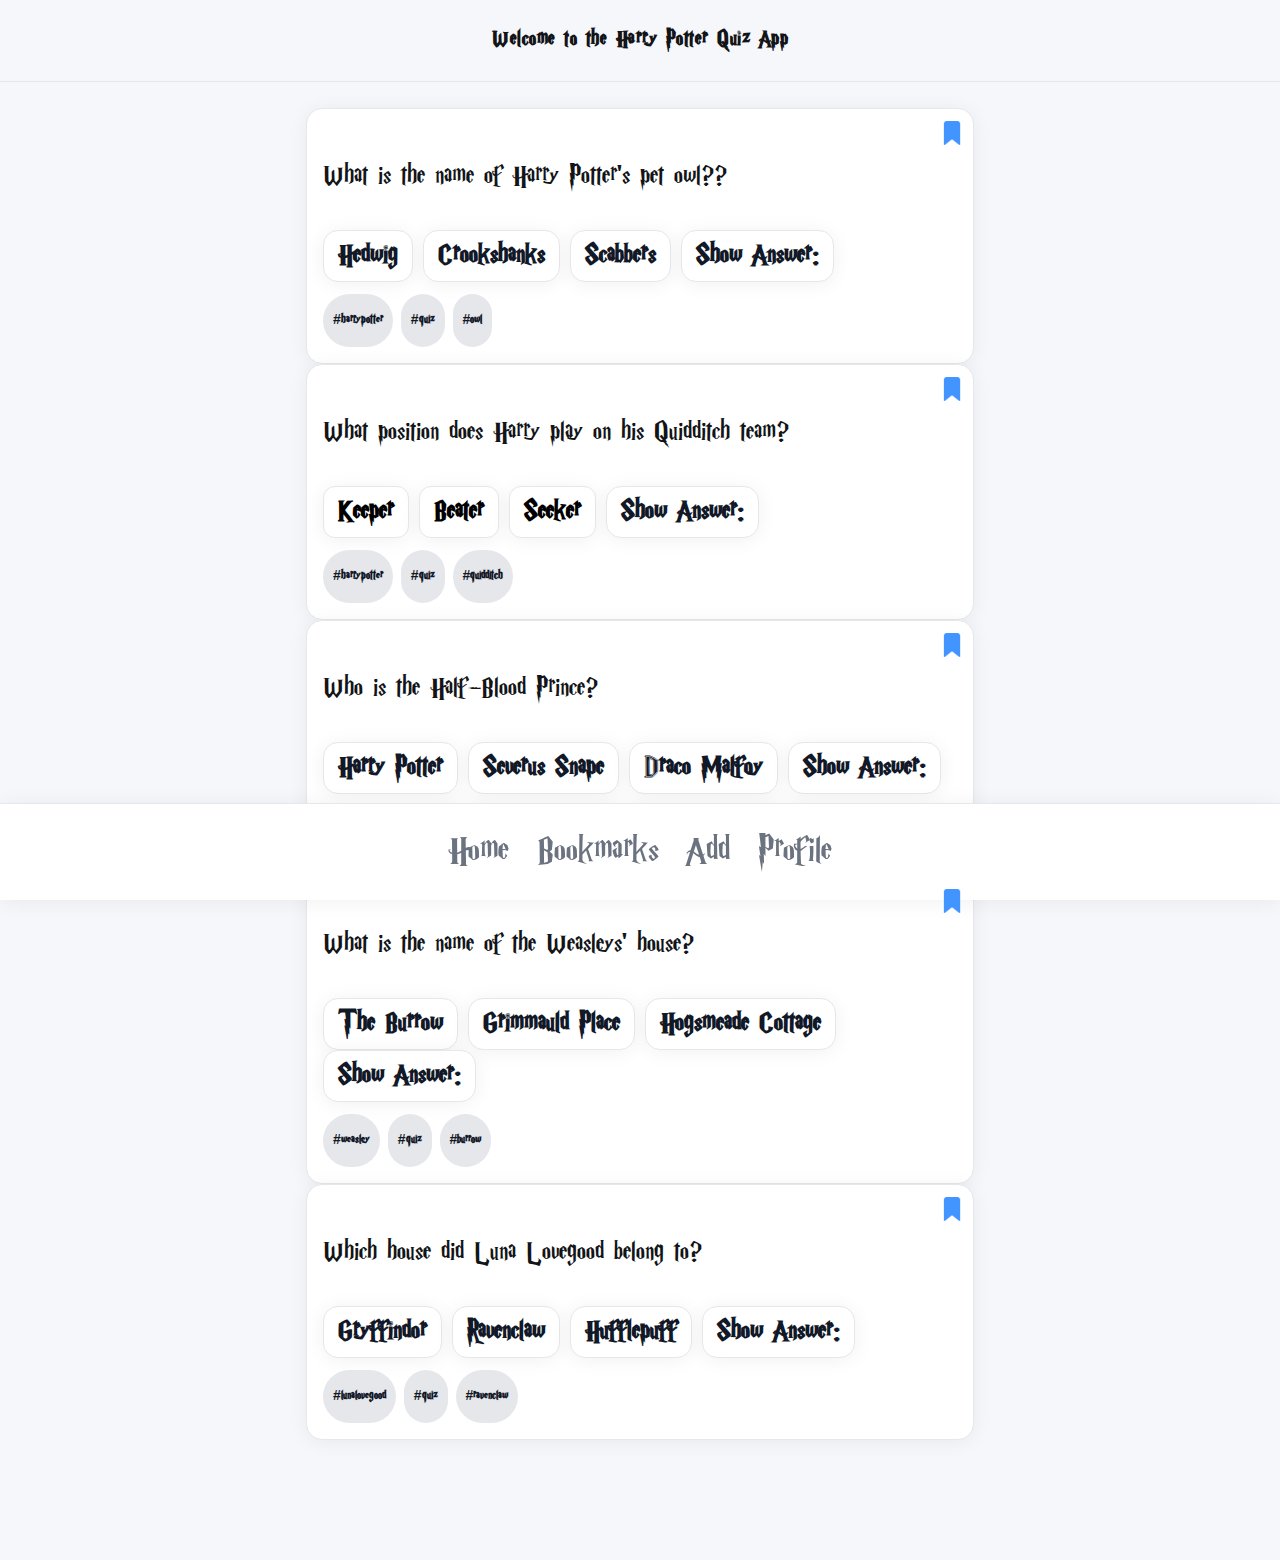
<file: index.html>
<!DOCTYPE html>
<html lang="en">
<head>
  <meta charset="UTF-8">
  <meta name="viewport" content="width=device-width, initial-scale=1.0">
  <title>Home</title>
  <link rel="stylesheet" href="global.css">
  <link rel="stylesheet" href="styles.css">
  <link rel="stylesheet" href="components/header.css">
  <link rel="stylesheet" href="components/navigation.css">
  <link rel="stylesheet" href="components/button.css">
  <link rel="stylesheet" href="components/card.css">
  <link rel="stylesheet" href="components/profile.css" />
</head>
<body>
  <div class="page">

    <header class="header">
      <div class="header__inner">
        <div class="header__title">Welcome to the Harry Potter Quiz App</div>
      </div>
    </header>
    
    <!-- first question -->
    <main class="main">
      <article class="card">
        <img src="./assets/bookmark_unreaded.png" alt="" class="card__bookmark-img" aria-hidden="true" data-js="bookmarkImg">

        <p class="card__question">What is the name of Harry Potter’s pet owl??</p>

        <button quiz-button class="button card__button" data-js="answersBtn">Hedwig</button>
        <button quiz-button class="button card__button" data-js="answersBtn">Crookshanks</button>
        <button quiz-button class="button card__button" data-js="answersBtn">Scabbers</button>

          <!-- show answer button -->
          <button type="button" class="button card__button" data-js="show-answerBtn">Show Answer:</button>
            <p class="card__answer hidden" data-js="answerBtn">Hedwig</p>

          <!-- Tags Section -->
          <section class="tags">
            <span class="tag">#harrypotter</span>
            <span class="tag">#quiz</span>
            <span class="tag">#owl</span>
          </section>
      </article>

          <!-- second question -->
      <article class="card">
        <img src="./assets/bookmark_unreaded.png" alt="" class="card__bookmark-img" aria-hidden="true" data-js="bookmarkImg">

          <p class="card__question">What position does Harry play on his Quidditch team?</p>
          
        <button quiz-button class="card__button">Keeper</button>
        <button quiz-button class="card__button">Beater</button>
        <button quiz-button class="card__button">Seeker</button>

          <!-- show answer button -->
          <button type="button" class="button card__button" data-js="show-answerBtn">Show Answer:</button>
            <p class="card__answer hidden" data-js="answerBtn">Seeker</p>


            <!-- Tags Section -->
            <section class="tags">
              <span class="tag">#harrypotter</span>
              <span class="tag">#quiz</span>
              <span class="tag">#quidditch</span>
            </section>
      </article>

      <!-- third question -->
<article class="card">
  <img src="./assets/bookmark_unreaded.png" alt="" class="card__bookmark-img" aria-hidden="true" data-js="bookmarkImg">

  <p class="card__question">Who is the Half-Blood Prince?</p>

  <button quiz-button class="button card__button">Harry Potter</button>
  <button quiz-button class="button card__button">Severus Snape</button>
  <button quiz-button class="button card__button">Draco Malfoy</button>

  <button type="button" class="button card__button" data-js="show-answerBtn">Show Answer:</button>
  <p class="card__answer hidden" data-js="answerBtn">Severus Snape</p>

  <section class="tags">
    <span class="tag">#harrypotter</span>
    <span class="tag">#quiz</span>
    <span class="tag">#prince</span>
  </section>
</article>

<!-- fourth question -->
<article class="card">
  <img src="./assets/bookmark_unreaded.png" alt="" class="card__bookmark-img" aria-hidden="true" data-js="bookmarkImg">

  <p class="card__question">What is the name of the Weasleys' house?</p>

  <button quiz-button class="button card__button">The Burrow</button>
  <button quiz-button class="button card__button">Grimmauld Place</button>
  <button quiz-button class="button card__button">Hogsmeade Cottage</button>

  <button type="button" class="button card__button" data-js="show-answerBtn">Show Answer:</button>
  <p class="card__answer hidden" data-js="answerBtn">The Burrow</p>

  <section class="tags">
    <span class="tag">#weasley</span>
    <span class="tag">#quiz</span>
    <span class="tag">#burrow</span>
  </section>
</article>

<!-- fifth question -->
<article class="card">
  <img src="./assets/bookmark_unreaded.png" alt="" class="card__bookmark-img" aria-hidden="true" data-js="bookmarkImg">

  <p class="card__question">Which house did Luna Lovegood belong to?</p>

  <button quiz-button class="button card__button">Gryffindor</button>
  <button quiz-button class="button card__button">Ravenclaw</button>
  <button quiz-button class="button card__button">Hufflepuff</button>

  <button type="button" class="button card__button" data-js="show-answerBtn">Show Answer:</button>
  <p class="card__answer hidden" data-js="answerBtn">Ravenclaw</p>

  <section class="tags">
    <span class="tag">#lunalovegood</span>
    <span class="tag">#quiz</span>
    <span class="tag">#ravenclaw</span>
  </section>
</article>

      <nav class="nav">
        <section class="nav__inner">
          <a href="index.html" class="active nav__link">Home</a>
          <a href="bookmarks.html" class="nav__link">Bookmarks</a>
          <a href="form.html" class="nav__link active" aria-current="page">Add</a>
          <a href="profile.html" class="nav__link">Profile</a>
        </section>
      </nav>
    </main>
  </div>
  <script src="index.js"></script>
<script src="./cards.js"></script>
</body>
</html>
</file>
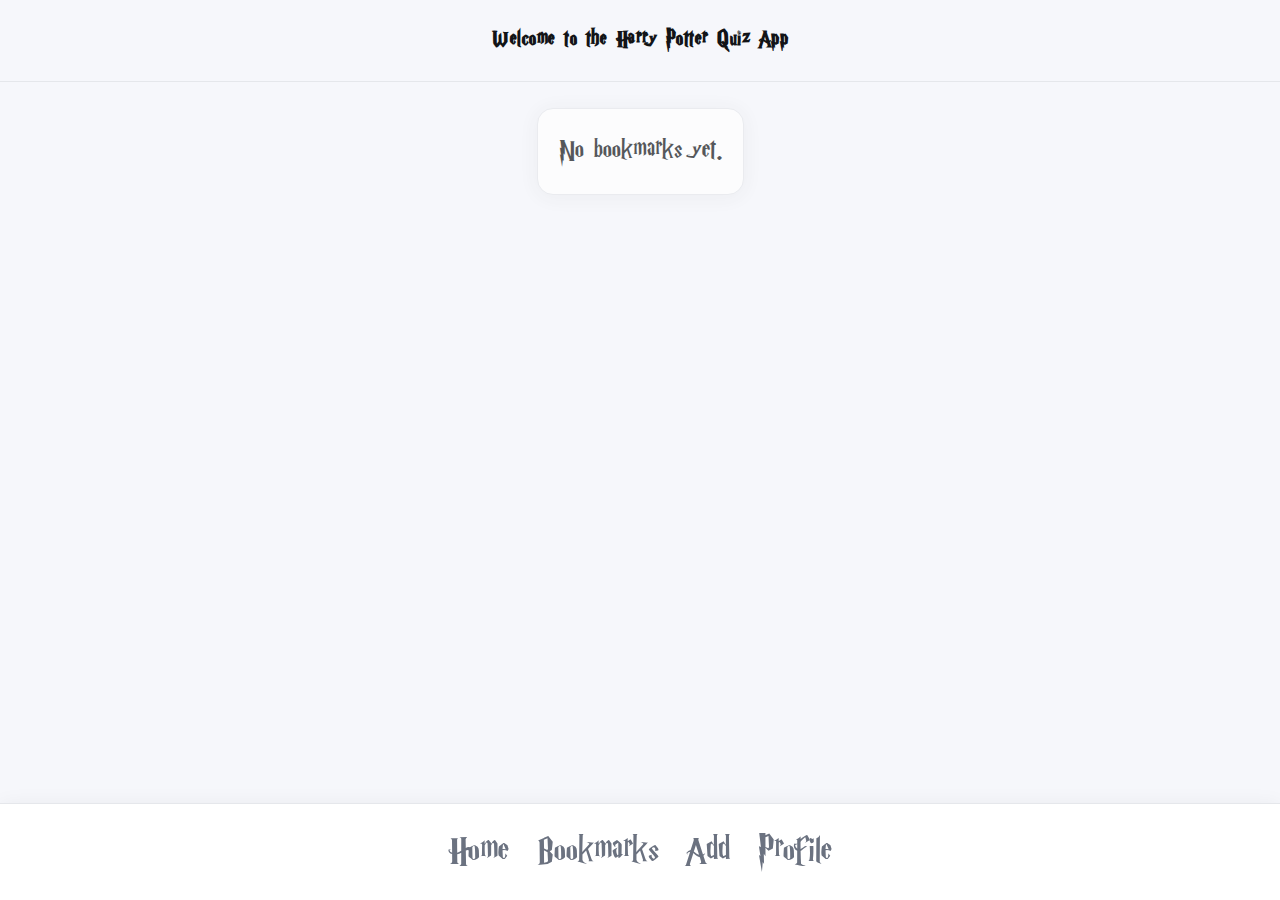
<file: bookmarks.html>
<!DOCTYPE html>
<html lang="en">
<head>
  <meta charset="UTF-8">
  <meta name="viewport" content="width=device-width, initial-scale=1.0">
  <title>Home</title>
  <link rel="stylesheet" href="global.css">
  <link rel="stylesheet" href="styles.css">
  <link rel="stylesheet" href="components/header.css">
  <link rel="stylesheet" href="components/navigation.css">
  <link rel="stylesheet" href="components/button.css">
  <link rel="stylesheet" href="components/card.css">
  <link rel="stylesheet" href="components/profile.css" />
</head>
<body>
  <div class="page">

    <header class="header">
      <div class="header__inner">
        <div class="header__title">Welcome to the Harry Potter Quiz App</div>
      </div>
    </header>

    <main class="main">
      <section class="bookmarks" data-js="bookmarksContainer"></section>
    </main>

      <nav class="nav">
        <section class="nav__inner">
          <a href="index.html" class="nav__link" aria-current="page">Home</a>
          <a href="bookmarks.html" class="nav__link active" aria-current="page">Bookmarks</a>
          <a href="form.html" class="nav__link active" aria-current="page">Add</a>
          <a href="profile.html" class="nav__link" aria-current="page">Profile</a>
        </section>
      </nav>
  </div>
  <script src="cards.js"></script>
  <script src="bookmarks.js"></script>
</body>
</html>
</file>
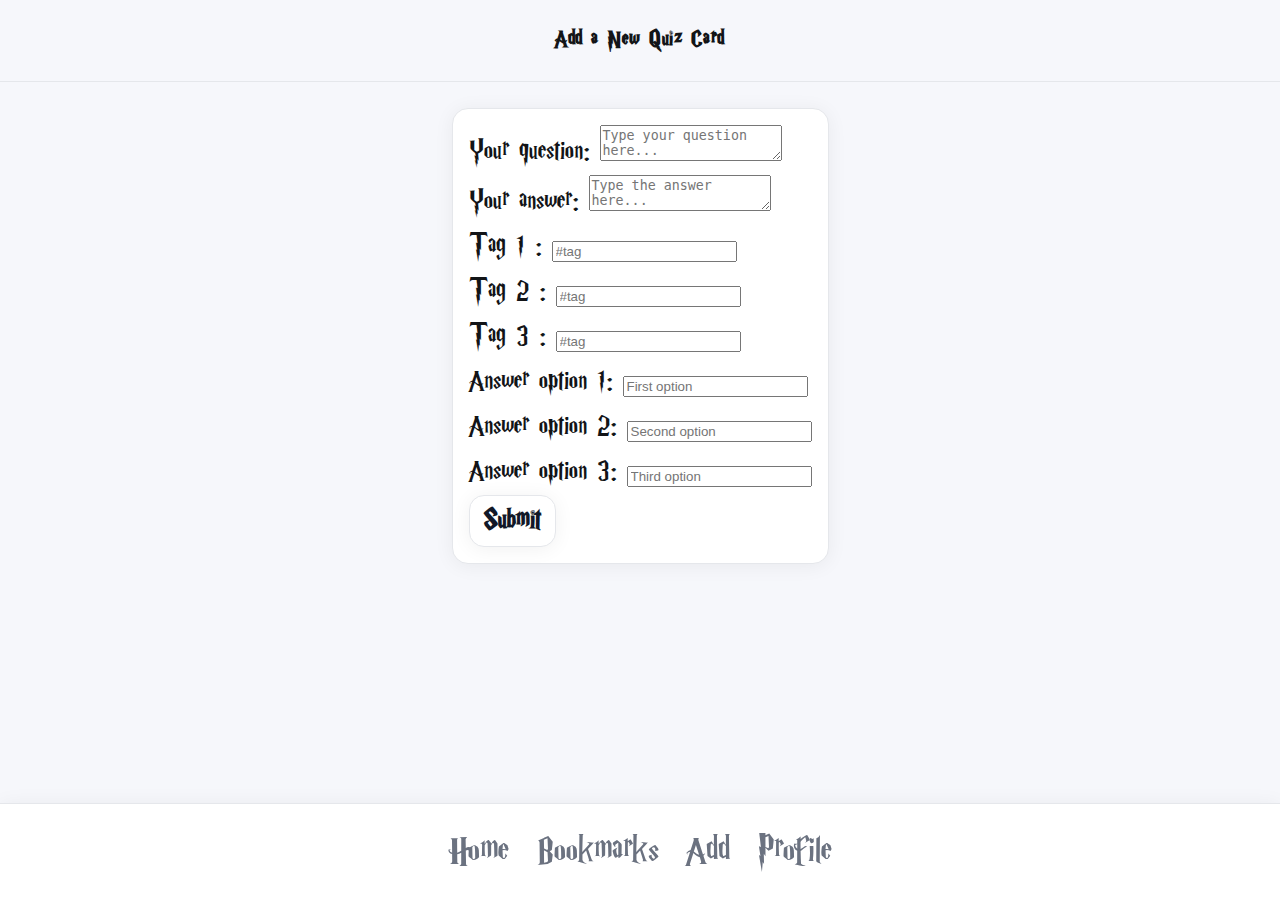
<file: form.html>
<!DOCTYPE html>
<html lang="en">
  <head>
    <meta charset="UTF-8" />
    <meta name="viewport" content="width=device-width, initial-scale=1.0" />
    <title>Add Question</title>

    <link rel="stylesheet" href="global.css" />
    <link rel="stylesheet" href="styles.css" />
    <link rel="stylesheet" href="components/header.css" />
    <link rel="stylesheet" href="components/navigation.css" />
    <link rel="stylesheet" href="components/button.css" />
    <link rel="stylesheet" href="components/card.css" />
    <link rel="stylesheet" href="components/profile.css" />
  </head>

  <body>
    <div class="page">
      <header class="header">
        <div class="header__inner">
          <div class="header__title">Add a New Quiz Card</div>
        </div>
      </header>

      <main class="main">
        <!-- form of creation a card -->

        <!-- question -->
        <article class="card card--form">
        <form class="form" data-js="questionForm" novalidate>
          <div class="form__group">
          <label for="question" class="form__label">Your question:</label>
          <textarea
            id="question"
            class="form__textarea"
            data-js="question"
            maxlength="150"
            required
            placeholder="Type your question here..."
            aria-describedby="qCounter"
          ></textarea>
          <small id="qCounter" data-js="qCounter"></small>
          </div>
 
          <!-- answer -->
          <div class="form__group">
          <label for="answer" class="form__label">Your answer:</label>
          <textarea
            id="answer"
            class="form__textarea"
            data-js="answer"
            maxlength="150"
            required
            placeholder="Type the answer here..."
            aria-describedby="aCounter"
          ></textarea>
          <small id="aCounter" data-js="aCounter"></small>
          </div>

          <!-- tags row -->

          <!-- tag 1 -->
          <div class="form__row form__row--3">
          <div class="form__group">
          <label for="tag1" class="form__label">Tag 1 :</label>
          <input
            id="tag1"
            type="text"
            class="form__input"
            data-js="tag1"
            required
            placeholder="#tag"
          />
          </div>

           <!-- tag 2 -->
          <div class="form__group">
          <label for="tag2" class="form__label">Tag 2 :</label>
          <input
            id="tag2"
            type="text"
            class="form__input"
            data-js="tag2"
            required
            placeholder="#tag"
          />
          </div>

          <!-- tag 3 -->
          <div class="form__group">
          <label for="tag3" class="form__label">Tag 3 :</label>
          <input
            id="tag3"
            type="text"
            class="form__input"
            data-js="tag3"
            required
            placeholder="#tag"
          />
          </div>
          </div>

          <!-- 3 answer options -->
          <div class="form__row form__row--3">
          <div class="form__group">
          <label for="opt1" class="form__label">Answer option 1:</label>
          <input
            id="opt1"
            type="text"
            class="form__input"
            data-js="opt1"
            required
            placeholder="First option"
          />
          </div>

          <div class="form__group">
          <label for="opt2" class="form__label">Answer option 2:</label>
          <input
            id="opt2"
            type="text"
            class="form__input"
            data-js="opt2"
            required
            placeholder="Second option"
          />
          </div>

          <div class="form__group">
          <label for="opt3" class="form__label">Answer option 3:</label>
          <input
            id="opt3"
            type="text"
            class="form__input"
            data-js="opt3"
            required
            placeholder="Third option"
          />
          </div>
          </div>

          <!-- submit button -->
          <button type="submit" class="button card__button">Submit</button>
        </form>
        </article>

        <!-- here section of add new cards -->
        <section class="new-cards" data-js="newCards"></section>
      </main>

      <!-- nav -->
      <nav class="nav">
        <section class="nav__inner">
          <a href="index.html" class="nav__link">Home</a>
          <a href="bookmarks.html" class="nav__link">Bookmarks</a>
          <a href="form.html" class="nav__link active" aria-current="page"
            >Add</a
          >
          <a href="profile.html" class="nav__link">Profile</a>
        </section>
      </nav>
    </div>

    <!-- JS -->
    <script src="./form.js"></script>
  </body>
</html>
</file>
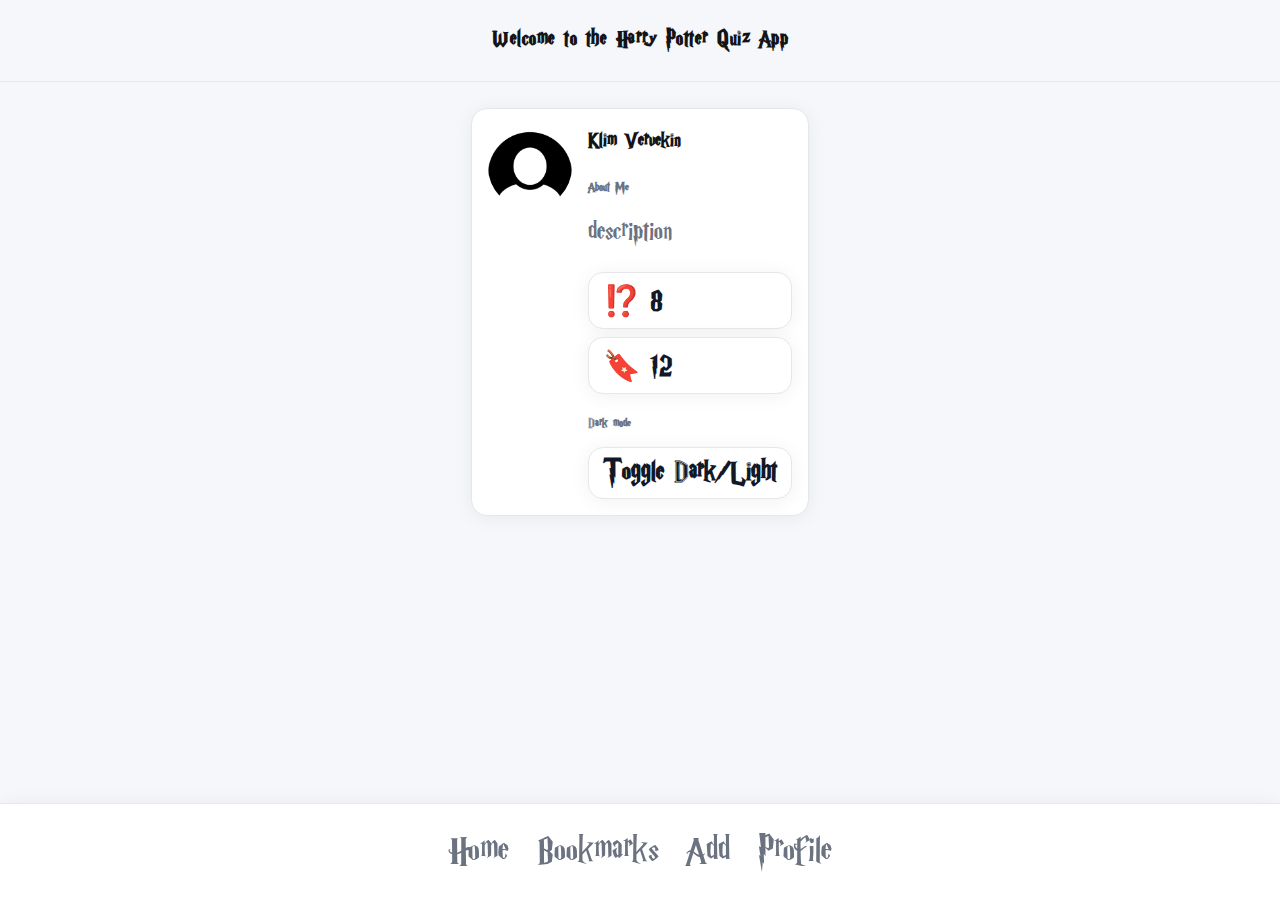
<file: profile.html>
<!DOCTYPE html>
<html lang="en">
  <head>
    <meta charset="UTF-8" />
    <meta name="viewport" content="width=device-width, initial-scale=1.0" />
    <title>Profile</title>
    <link rel="stylesheet" href="global.css" />
    <link rel="stylesheet" href="styles.css" />
    <link rel="stylesheet" href="components/header.css" />
    <link rel="stylesheet" href="components/navigation.css" />
    <link rel="stylesheet" href="components/button.css" />
    <link rel="stylesheet" href="components/card.css" />
    <link rel="stylesheet" href="components/profile.css" />
  </head>
  <body>
    <div class="page">
      <header class="header">
        <div class="header__inner">
          <div class="header__title">Welcome to the Harry Potter Quiz App</div>
        </div>
      </header>

      <!-- profile section start -->
      <main class="main">
        <article class="card card--profile">
          <img
            src="assets/profile-photo.png"
            alt=""
            class="main__profile-foto"
            aria-hidden="true"
          />
          <div class="card__body">
            <h2 class="card__title card__title--profile">Klim Vervekin</h2>
            <h3 class="card__subtitle">About Me</h3>
            <p class="card__meta">description</p>
            <button class="button card__button">⁉️ 8</button>
            <button class="button card__button">🔖 12</button>
            <h3 class="card__subtitle">Dark mode</h3>
            <button class="button card__button">Toggle Dark/Light</button>
          </div>
        </article>
        <!-- profile section end -->

        <!-- Navigation Section start -->
        <nav class="nav">
          <section class="nav__inner">
            <a href="index.html" class="nav__link" aria-current="page">Home</a>
            <a href="bookmarks.html" class="nav__link" aria-current="page">Bookmarks</a>
            <a href="form.html" class="nav__link active" aria-current="page">Add</a>
            <a href="profile.html" class="nav__link active" aria-current="page"
              >Profile</a
            >
          </section>
        </nav>
        <!-- Navigation Section end -->
      </main>
    </div>
    <script src="cards.js"></script>
  </body>
</html>
</file>
<file: global.css>
*,
*::before,
*::after {
  box-sizing: border-box;
}

html,
body {
  margin: 0;
  padding: 0;
  height: 100%;
}

:root {
  --bg: #f6f7fb;
  --card: #ffffff;
  --text: #121417;
  --muted: #6b7280;
  --primary: #111827;
  --accent: #e5e7eb;
  --brand: #111827;
  --tag-bg: #e5e7eb;
  --tag-text: #111827;
  --shadow: 0 2px 20px rgba(0, 0, 0, 0.06);
  --radius: 16px;
}

body {
  font-family: "HarryPotter", Arial, "Noto Sans", sans-serif;
  font-size: 30px;
  background: var(--bg);
  color: var(--text);
  line-height: 1.5;
}

.page {
  min-height: 100dvh;
  display: grid;
  grid-template-rows: auto 1fr auto;
}

.main {
  padding: 26px;
  padding-bottom: 120px;
  max-width: 720px;
  margin-inline: auto;
}
</file>
<file: styles.css>
@font-face {
  font-family: "HarryPotter";
  src: url("./assets/HARRYP__.TTF") format("truetype");
  font-weight: 100;
  font-style: normal;
  font-display: swap;
}
</file>
<file: components/header.css>
.header {
  position: sticky;
  top: 0;
  z-index: 10;
  background: var(--bg);
  border-bottom: 1px solid var(--accent);
}
.header__inner{
  max-width: 720px;
  margin: 0 auto;
  padding: 26px;
  display: flex;
  align-items: center;
  justify-content: center;
}
.header__title{
  font-size: 24px;
  line-height: 1.2;
  font-weight: 800;
  letter-spacing: .5px;
}
</file>
<file: components/navigation.css>
.nav {
  position: fixed;
  left: 0;
  right: 0;
  bottom: 0;
  background: var(--card);
  box-shadow: var(--shadow);
  border-top: 1px solid var(--accent);
}

.nav__inner {
  max-width: 720px;
  margin: 0 auto;
  padding: 8px 16px;
  display: flex;
  flex-direction: row;
  justify-content: center;
  gap: 8px;
}

.nav a {
  display: flex;
  justify-content: center;
  align-items: center;
  font-size: 40px;
  padding: 10px;
  color: var(--muted);
}

.nav a:hover,
.nav a:focus {
  color: var(--primary);
}

.nav a:hover[aria-current="page"] {
  background: var(--accent);
  font-weight: 700;
  box-shadow: var(--shadow);
  border-radius: 15px;
}

.nav a,
.nav a:link,
.nav a:visited,
.nav a:hover,
.nav a:focus {
  text-decoration: none;
}
</file>
<file: components/button.css>
.card__button {
  display: inline-flex;
  align-items: center;
  gap: 8px;
  padding: 10px 14px;
  border: 1px solid var(--accent);
  border-radius: 12px;
  background: var(--card);
  box-shadow: var(--shadow);
  font-weight: 700;
  cursor: pointer;
  font-family: "HarryPotter", Arial, "Noto Sans", sans-serif;
  font-size: 30px;
}

.hidden {
  display: none;
}
</file>
<file: components/card.css>
.card {
  background: var(--card);
  border: 1px solid var(--accent);
  border-radius: var(--radius);
  box-shadow: var(--shadow);
  padding: 16px;
  position: relative;
}

.card__bookmark {
  position: absolute;
  top: 12px;
  right: 12px;
  width: 28px;
  height: 34px;
}

.tags {
  margin-top: 12px;
  display: flex;
  gap: 8px;
  flex-wrap: wrap;
}

.tag {
  padding: 16px 10px;
  background: var(--tag-bg);
  color: var(--tag-text);
  border-radius: 999px;
  font-size: 14px;
  font-weight: 600;
}

.card details {
  margin-top: 12px;
  margin-bottom: 14px;
}

.card__bookmark-img {
  position: absolute;
  top: 12px;
  right: 12px;
  width: 18px;
  height: 24px;
  object-fit: cover;
  pointer-events: none;
  cursor: pointer;
  pointer-events: all;
  z-index: 1000;
}

.card__bookmark:active {
  filter: brightness(1.2);
  transform: scale(1.1);
}
</file>
<file: components/profile.css>
.card--profile {
  display: flex;
  gap: 16px;
  align-items: flex-start;
}

.card--profile .main__profile-foto {
  width: 84px;
  height: 84px;
  border-radius: 50%;
}

.card--profile .card__body {
  display: grid;
  flex: 1 1 auto;
  gap: 8px;
}

.card__title--profile {
  margin: 0;
  font-size: 22px;
  font-weight: 800;
}

.card__subtitle {
  margin: 12px 0 4px;
  font-size: 14px;
  color: var(--muted);
}

.card__meta {
  margin: 0 0 8px;
  color: var(--muted);
}

.card--profile .card__button {
  display: inline-flex;
  align-items: center;
  gap: 8px;
  padding: 10px 14px;
  border: 1px solid var(--accent);
  border-radius: 12px;
  background: var(--card);
  box-shadow: var(--shadow);
  font-weight: 700;
  cursor: pointer;
}

.button.button.card__button:hover {
  border: 1px solid var(--border);
  background: var(--accent);
  color: var(--primary);
  font-weight: 700;
  box-shadow: var(--shadow);
  border-radius: 15px;
}

.button.button.card__button {
  color: var(--primary);
  border-radius: 15px;
  transition: all 0.2s ease;
}
</file>
